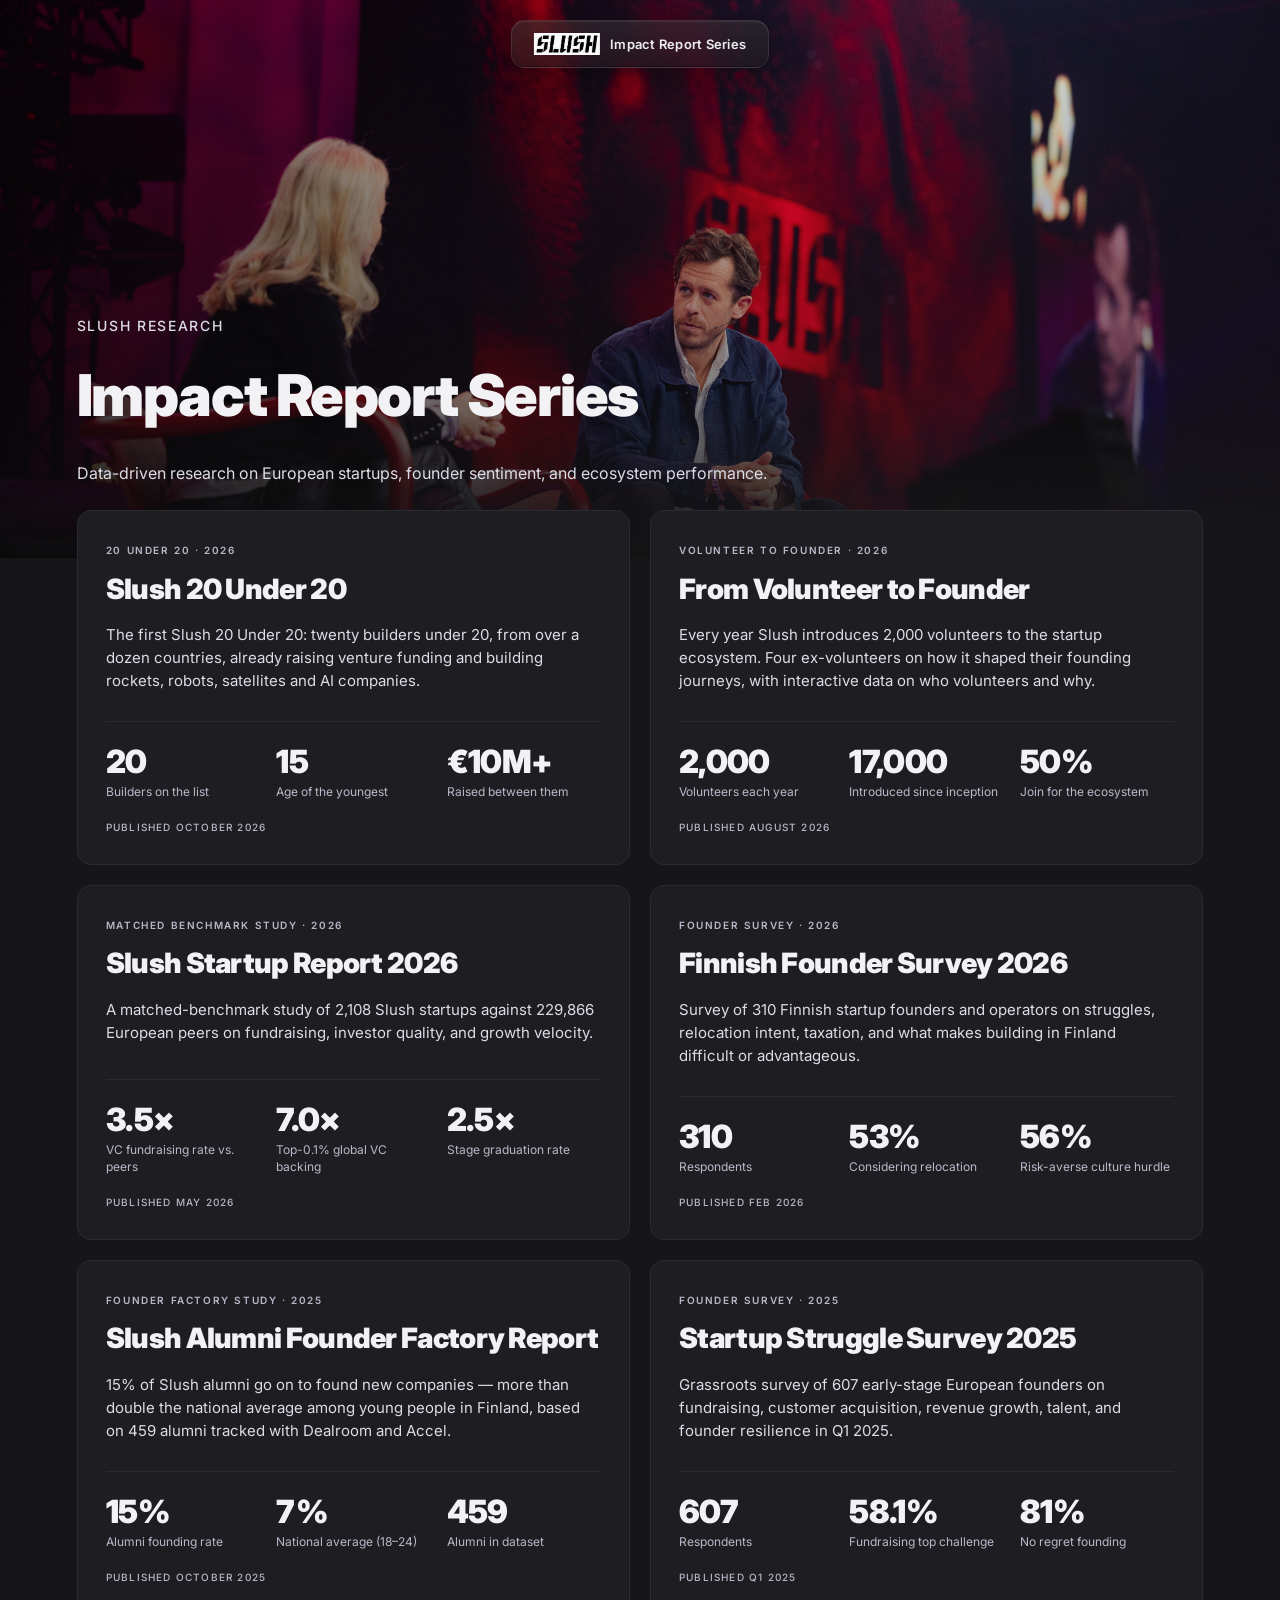
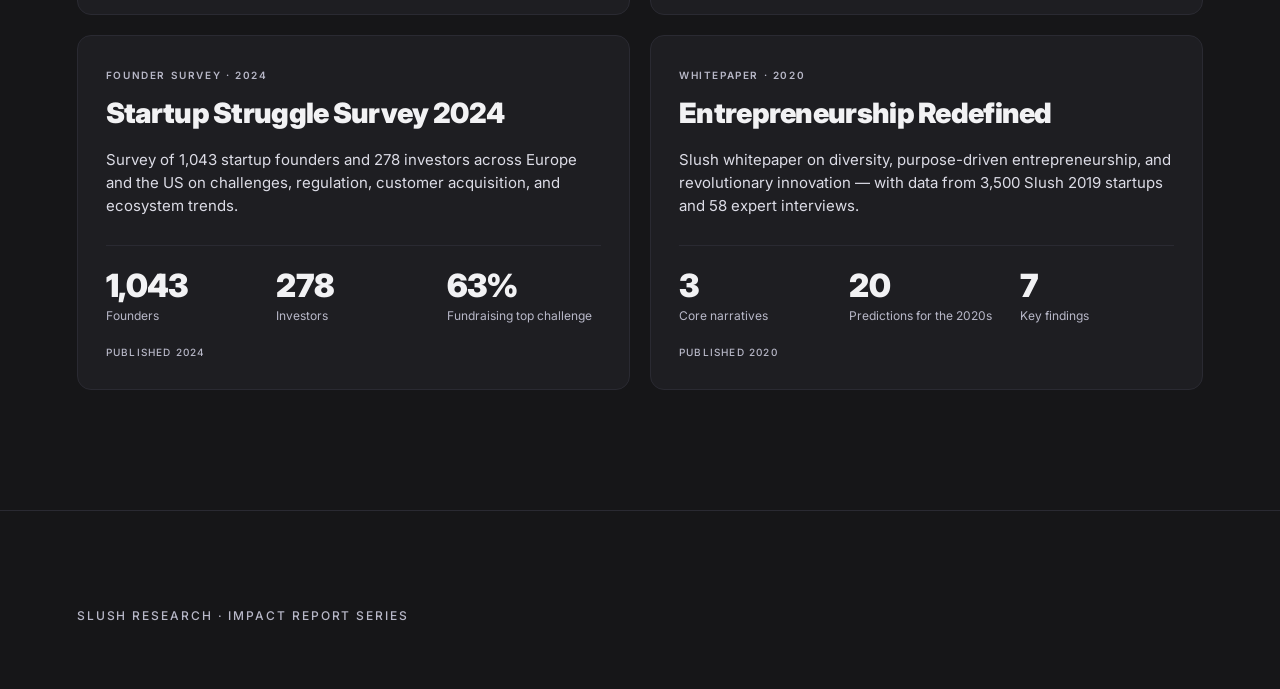
<file: index.html>
<!DOCTYPE html>
<html lang="en">
<head>
  <meta charset="UTF-8">
  <meta name="viewport" content="width=device-width, initial-scale=1.0">
  <title>Slush Impact Report Series</title>
  <meta name="description" content="Slush Impact Report Series — research on European startups, founder surveys, and ecosystem benchmarks.">
  <link rel="canonical" href="https://saturnv-338920.web.app/">
  <meta property="og:type" content="website">
  <meta property="og:site_name" content="Slush Impact Report Series">
  <meta property="og:title" content="Slush Impact Report Series">
  <meta property="og:description" content="Slush Impact Report Series — research on European startups, founder surveys, and ecosystem benchmarks.">
  <meta property="og:url" content="https://saturnv-338920.web.app/">
  <meta property="og:image" content="https://saturnv-338920.web.app/assets/hero-landing.jpg">
  <meta property="og:image:secure_url" content="https://saturnv-338920.web.app/assets/hero-landing.jpg">
  <meta property="og:image:type" content="image/jpeg">
  <meta property="og:image:width" content="2047">
  <meta property="og:image:height" content="1366">
  <meta property="og:image:alt" content="Slush hero visual">
  <meta name="twitter:card" content="summary_large_image">
  <meta name="twitter:title" content="Slush Impact Report Series">
  <meta name="twitter:description" content="Slush Impact Report Series — research on European startups, founder surveys, and ecosystem benchmarks.">
  <meta name="twitter:image" content="https://saturnv-338920.web.app/assets/hero-landing.jpg">
  <meta name="twitter:image:alt" content="Slush hero visual">
  <link rel="apple-touch-icon" href="assets/slush-s-icon.jpeg" />
  <meta name="theme-color" content="#000000" />
  <link rel="icon" type="image/jpeg" href="assets/logo.jpeg" />
  <link rel="shortcut icon" type="image/jpeg" href="assets/logo.jpeg" />

  <link rel="preconnect" href="https://fonts.googleapis.com">
  <link rel="preconnect" href="https://fonts.gstatic.com" crossorigin>
  <link href="https://fonts.googleapis.com/css2?family=Inter:wght@400;500;700;900&display=swap" rel="stylesheet">

  <link rel="stylesheet" href="design-system/slush.css">
  <script src="design-system/nav.js" defer></script>
</head>

<body>

  <nav class="topnav" aria-label="Site navigation">
    <a class="topnav-brand" href="/" aria-label="Slush — Impact Report Series">
      <img class="topnav-logo" src="assets/slush-logo.png" alt="Slush">
      <span>Impact Report Series</span>
    </a>
  </nav>

  <section class="hero hero--compact" id="top" aria-labelledby="hero-title">
    <div class="hero-image hero-image--landing" role="img" aria-label="Slush hero visual"></div>
    <div class="hero-overlay"></div>
    <div class="hero-content">
      <div class="eyebrow">Slush Research</div>
      <h1 id="hero-title">Impact Report Series</h1>
      <div class="hero-meta">
        Data-driven research on European startups, founder sentiment, and ecosystem performance.
      </div>
    </div>
  </section>

  <section class="dashboard-section" aria-labelledby="reports-title">
    <div class="dashboard-inner">
      <h2 id="reports-title" class="visually-hidden">All reports</h2>
      <div class="report-grid">

        <a class="report-card" href="slush-20u20-2026.html">
          <div class="report-card-eyebrow">20 Under 20 · 2026</div>
          <h3 class="report-card-title">Slush 20 Under 20</h3>
          <p class="report-card-desc">
            The first Slush 20 Under 20: twenty builders under 20, from over a dozen countries, already raising venture funding and building rockets, robots, satellites and AI companies.
          </p>
          <div class="report-card-stats">
            <div>
              <div class="report-card-stat-num">20</div>
              <div class="report-card-stat-label">Builders on the list</div>
            </div>
            <div>
              <div class="report-card-stat-num">15</div>
              <div class="report-card-stat-label">Age of the youngest</div>
            </div>
            <div>
              <div class="report-card-stat-num">€10M+</div>
              <div class="report-card-stat-label">Raised between them</div>
            </div>
          </div>
          <div class="report-card-meta">Published October 2026</div>
        </a>

        <a class="report-card" href="slush-volunteer-report-2026.html">
          <div class="report-card-eyebrow">Volunteer to founder · 2026</div>
          <h3 class="report-card-title">From Volunteer to Founder</h3>
          <p class="report-card-desc">
            Every year Slush introduces 2,000 volunteers to the startup ecosystem. Four ex-volunteers on how it shaped their founding journeys, with interactive data on who volunteers and why.
          </p>
          <div class="report-card-stats">
            <div>
              <div class="report-card-stat-num">2,000</div>
              <div class="report-card-stat-label">Volunteers each year</div>
            </div>
            <div>
              <div class="report-card-stat-num">17,000</div>
              <div class="report-card-stat-label">Introduced since inception</div>
            </div>
            <div>
              <div class="report-card-stat-num">50%</div>
              <div class="report-card-stat-label">Join for the ecosystem</div>
            </div>
          </div>
          <div class="report-card-meta">Published August 2026</div>
        </a>

        <a class="report-card" href="startup-report-2026.html">
          <div class="report-card-eyebrow">Matched benchmark study · 2026</div>
          <h3 class="report-card-title">Slush Startup Report 2026</h3>
          <p class="report-card-desc">
            A matched-benchmark study of 2,108 Slush startups against 229,866 European peers on fundraising, investor quality, and growth velocity.
          </p>
          <div class="report-card-stats">
            <div>
              <div class="report-card-stat-num">3.5×</div>
              <div class="report-card-stat-label">VC fundraising rate vs. peers</div>
            </div>
            <div>
              <div class="report-card-stat-num">7.0×</div>
              <div class="report-card-stat-label">Top-0.1% global VC backing</div>
            </div>
            <div>
              <div class="report-card-stat-num">2.5×</div>
              <div class="report-card-stat-label">Stage graduation rate</div>
            </div>
          </div>
          <div class="report-card-meta">Published May 2026</div>
        </a>
        <a class="report-card" href="finnish-founder-survey-2026.html">
          <div class="report-card-eyebrow">Founder survey · 2026</div>
          <h3 class="report-card-title">Finnish Founder Survey 2026</h3>
          <p class="report-card-desc">
            Survey of 310 Finnish startup founders and operators on struggles, relocation intent, taxation, and what makes building in Finland difficult or advantageous.
          </p>
          <div class="report-card-stats">
            <div>
              <div class="report-card-stat-num">310</div>
              <div class="report-card-stat-label">Respondents</div>
            </div>
            <div>
              <div class="report-card-stat-num">53%</div>
              <div class="report-card-stat-label">Considering relocation</div>
            </div>
            <div>
              <div class="report-card-stat-num">56%</div>
              <div class="report-card-stat-label">Risk-averse culture hurdle</div>
            </div>
          </div>
          <div class="report-card-meta">Published Feb 2026</div>
        </a>

        <a class="report-card" href="slush-founder-factory-report-2025.html">
          <div class="report-card-eyebrow">Founder factory study · 2025</div>
          <h3 class="report-card-title">Slush Alumni Founder Factory Report</h3>
          <p class="report-card-desc">
            15% of Slush alumni go on to found new companies — more than double the national average among young people in Finland, based on 459 alumni tracked with Dealroom and Accel.
          </p>
          <div class="report-card-stats">
            <div>
              <div class="report-card-stat-num">15%</div>
              <div class="report-card-stat-label">Alumni founding rate</div>
            </div>
            <div>
              <div class="report-card-stat-num">7%</div>
              <div class="report-card-stat-label">National average (18–24)</div>
            </div>
            <div>
              <div class="report-card-stat-num">459</div>
              <div class="report-card-stat-label">Alumni in dataset</div>
            </div>
          </div>
          <div class="report-card-meta">Published October 2025</div>
        </a>

        <a class="report-card" href="startup-struggle-survey-2025.html">
          <div class="report-card-eyebrow">Founder survey · 2025</div>
          <h3 class="report-card-title">Startup Struggle Survey 2025</h3>
          <p class="report-card-desc">
            Grassroots survey of 607 early-stage European founders on fundraising, customer acquisition, revenue growth, talent, and founder resilience in Q1 2025.
          </p>
          <div class="report-card-stats">
            <div>
              <div class="report-card-stat-num">607</div>
              <div class="report-card-stat-label">Respondents</div>
            </div>
            <div>
              <div class="report-card-stat-num">58.1%</div>
              <div class="report-card-stat-label">Fundraising top challenge</div>
            </div>
            <div>
              <div class="report-card-stat-num">81%</div>
              <div class="report-card-stat-label">No regret founding</div>
            </div>
          </div>
          <div class="report-card-meta">Published Q1 2025</div>
        </a>

        <a class="report-card" href="startup-struggle-survey-2024.html">
          <div class="report-card-eyebrow">Founder survey · 2024</div>
          <h3 class="report-card-title">Startup Struggle Survey 2024</h3>
          <p class="report-card-desc">
            Survey of 1,043 startup founders and 278 investors across Europe and the US on challenges, regulation, customer acquisition, and ecosystem trends.
          </p>
          <div class="report-card-stats">
            <div>
              <div class="report-card-stat-num">1,043</div>
              <div class="report-card-stat-label">Founders</div>
            </div>
            <div>
              <div class="report-card-stat-num">278</div>
              <div class="report-card-stat-label">Investors</div>
            </div>
            <div>
              <div class="report-card-stat-num">63%</div>
              <div class="report-card-stat-label">Fundraising top challenge</div>
            </div>
          </div>
          <div class="report-card-meta">Published 2024</div>
        </a>
        
        <a class="report-card" href="entrepreneurship-redefined-2020.html">
          <div class="report-card-eyebrow">Whitepaper · 2020</div>
          <h3 class="report-card-title">Entrepreneurship Redefined</h3>
          <p class="report-card-desc">
            Slush whitepaper on diversity, purpose-driven entrepreneurship, and revolutionary innovation — with data from 3,500 Slush 2019 startups and 58 expert interviews.
          </p>
          <div class="report-card-stats">
            <div>
              <div class="report-card-stat-num">3</div>
              <div class="report-card-stat-label">Core narratives</div>
            </div>
            <div>
              <div class="report-card-stat-num">20</div>
              <div class="report-card-stat-label">Predictions for the 2020s</div>
            </div>
            <div>
              <div class="report-card-stat-num">7</div>
              <div class="report-card-stat-label">Key findings</div>
            </div>
          </div>
          <div class="report-card-meta">Published 2020</div>
        </a>
      </div>
    </div>
  </section>

  <footer>
    Slush Research · Impact Report Series
  </footer>

</body>
</html>
</file>
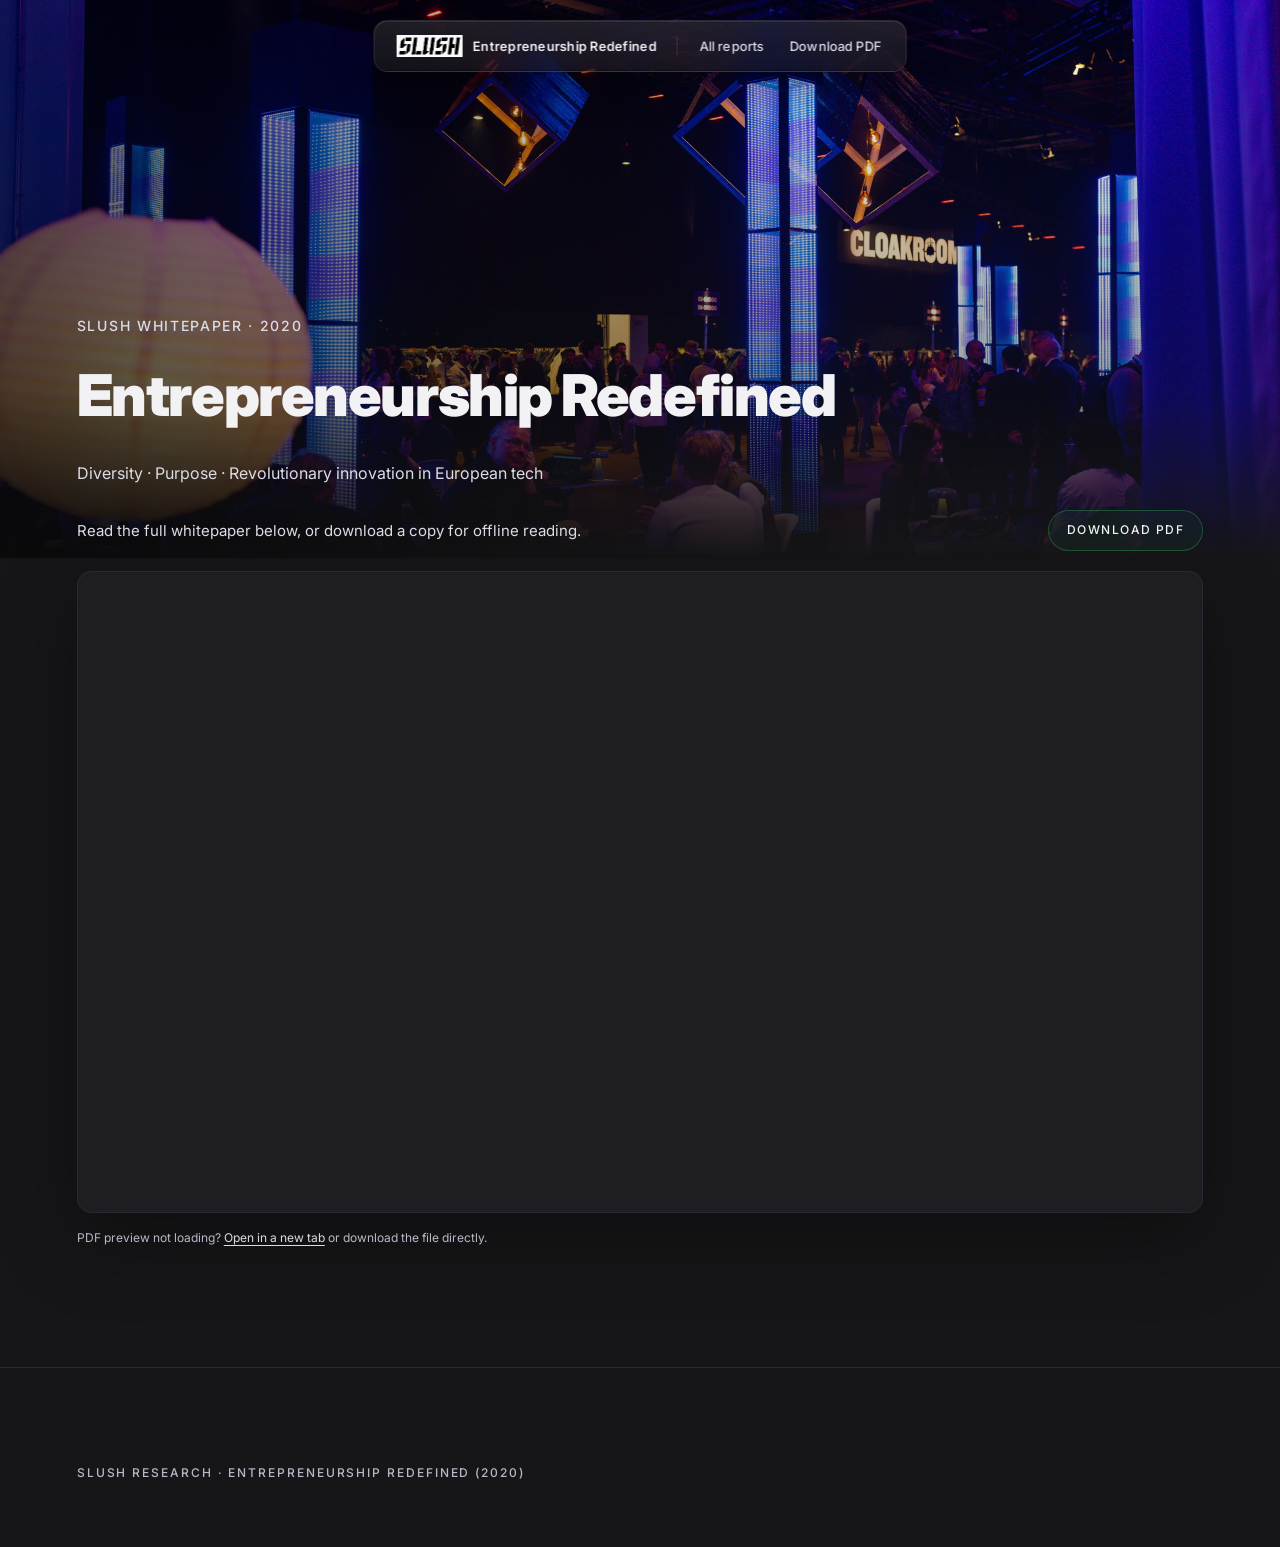
<file: entrepreneurship-redefined-2020.html>
<!DOCTYPE html>
<html lang="en">
<head>
  <meta charset="UTF-8">
  <meta name="viewport" content="width=device-width, initial-scale=1.0">
  <title>Entrepreneurship Redefined — Slush 2020</title>
  <meta name="description" content="Slush whitepaper on diversity, purpose-driven entrepreneurship, and revolutionary innovation in European tech.">
  <link rel="canonical" href="https://saturnv-338920.web.app/entrepreneurship-redefined-2020.html">
  <meta property="og:type" content="website">
  <meta property="og:site_name" content="Slush Impact Report Series">
  <meta property="og:title" content="Entrepreneurship Redefined — Slush 2020">
  <meta property="og:description" content="Slush whitepaper on diversity, purpose-driven entrepreneurship, and revolutionary innovation in European tech.">
  <meta property="og:url" content="https://saturnv-338920.web.app/entrepreneurship-redefined-2020.html">
  <meta property="og:image" content="https://saturnv-338920.web.app/assets/hero-entrepreneurship-redefined-2020.jpg">
  <meta property="og:image:secure_url" content="https://saturnv-338920.web.app/assets/hero-entrepreneurship-redefined-2020.jpg">
  <meta property="og:image:type" content="image/jpeg">
  <meta property="og:image:width" content="2047">
  <meta property="og:image:height" content="1366">
  <meta property="og:image:alt" content="Slush hero visual">
  <meta name="twitter:card" content="summary_large_image">
  <meta name="twitter:title" content="Entrepreneurship Redefined — Slush 2020">
  <meta name="twitter:description" content="Slush whitepaper on diversity, purpose-driven entrepreneurship, and revolutionary innovation in European tech.">
  <meta name="twitter:image" content="https://saturnv-338920.web.app/assets/hero-entrepreneurship-redefined-2020.jpg">
  <meta name="twitter:image:alt" content="Slush hero visual">
  <link rel="apple-touch-icon" href="assets/slush-s-icon.jpeg" />
  <meta name="theme-color" content="#000000" />
  <link rel="icon" type="image/jpeg" href="assets/logo.jpeg" />
  <link rel="shortcut icon" type="image/jpeg" href="assets/logo.jpeg" />

  <link rel="preconnect" href="https://fonts.googleapis.com">
  <link rel="preconnect" href="https://fonts.gstatic.com" crossorigin>
  <link href="https://fonts.googleapis.com/css2?family=Inter:wght@400;500;700;900&display=swap" rel="stylesheet">

  <link rel="stylesheet" href="design-system/slush.css">
  <script src="design-system/nav.js" defer></script>
</head>

<body>

  <nav class="topnav" aria-label="Report navigation">
    <a class="topnav-brand" href="/" aria-label="Slush — Impact Report Series">
      <img class="topnav-logo" src="assets/slush-logo.png" alt="Slush">
      <span>Entrepreneurship Redefined</span>
    </a>
    <span class="topnav-divider" aria-hidden="true"></span>
    <ul class="topnav-links">
      <li><a href="/">All reports</a></li>
      <li><a href="Entrepreneurship-Redefined-Slush-2020.pdf" download>Download PDF</a></li>
    </ul>
  </nav>

  <section class="hero hero--compact" id="top" aria-labelledby="hero-title">
    <div class="hero-image hero-image--entrepreneurship-redefined-2020" role="img" aria-label="Slush hero visual"></div>
    <div class="hero-overlay"></div>
    <div class="hero-content">
      <div class="eyebrow">Slush Whitepaper · 2020</div>
      <h1 id="hero-title">Entrepreneurship Redefined</h1>
      <div class="hero-meta">
        Diversity · Purpose · Revolutionary innovation in European tech
      </div>
    </div>
  </section>

  <section class="pdf-section" aria-label="Whitepaper PDF">
    <div class="pdf-section-inner">
      <div class="pdf-toolbar">
        <p class="pdf-toolbar-desc">
          Read the full whitepaper below, or download a copy for offline reading.
        </p>
        <a class="pdf-download-btn" href="Entrepreneurship-Redefined-Slush-2020.pdf" download>
          Download PDF
        </a>
      </div>

      <div class="pdf-viewer">
        <iframe
          src="Entrepreneurship-Redefined-Slush-2020.pdf"
          title="Entrepreneurship Redefined — Slush 2020 whitepaper"
          loading="lazy"
        ></iframe>
      </div>

      <p class="pdf-fallback">
        PDF preview not loading?
        <a href="Entrepreneurship-Redefined-Slush-2020.pdf" target="_blank" rel="noopener">Open in a new tab</a>
        or download the file directly.
      </p>
    </div>
  </section>

  <footer>
    Slush Research · Entrepreneurship Redefined (2020)
  </footer>

</body>
</html>
</file>
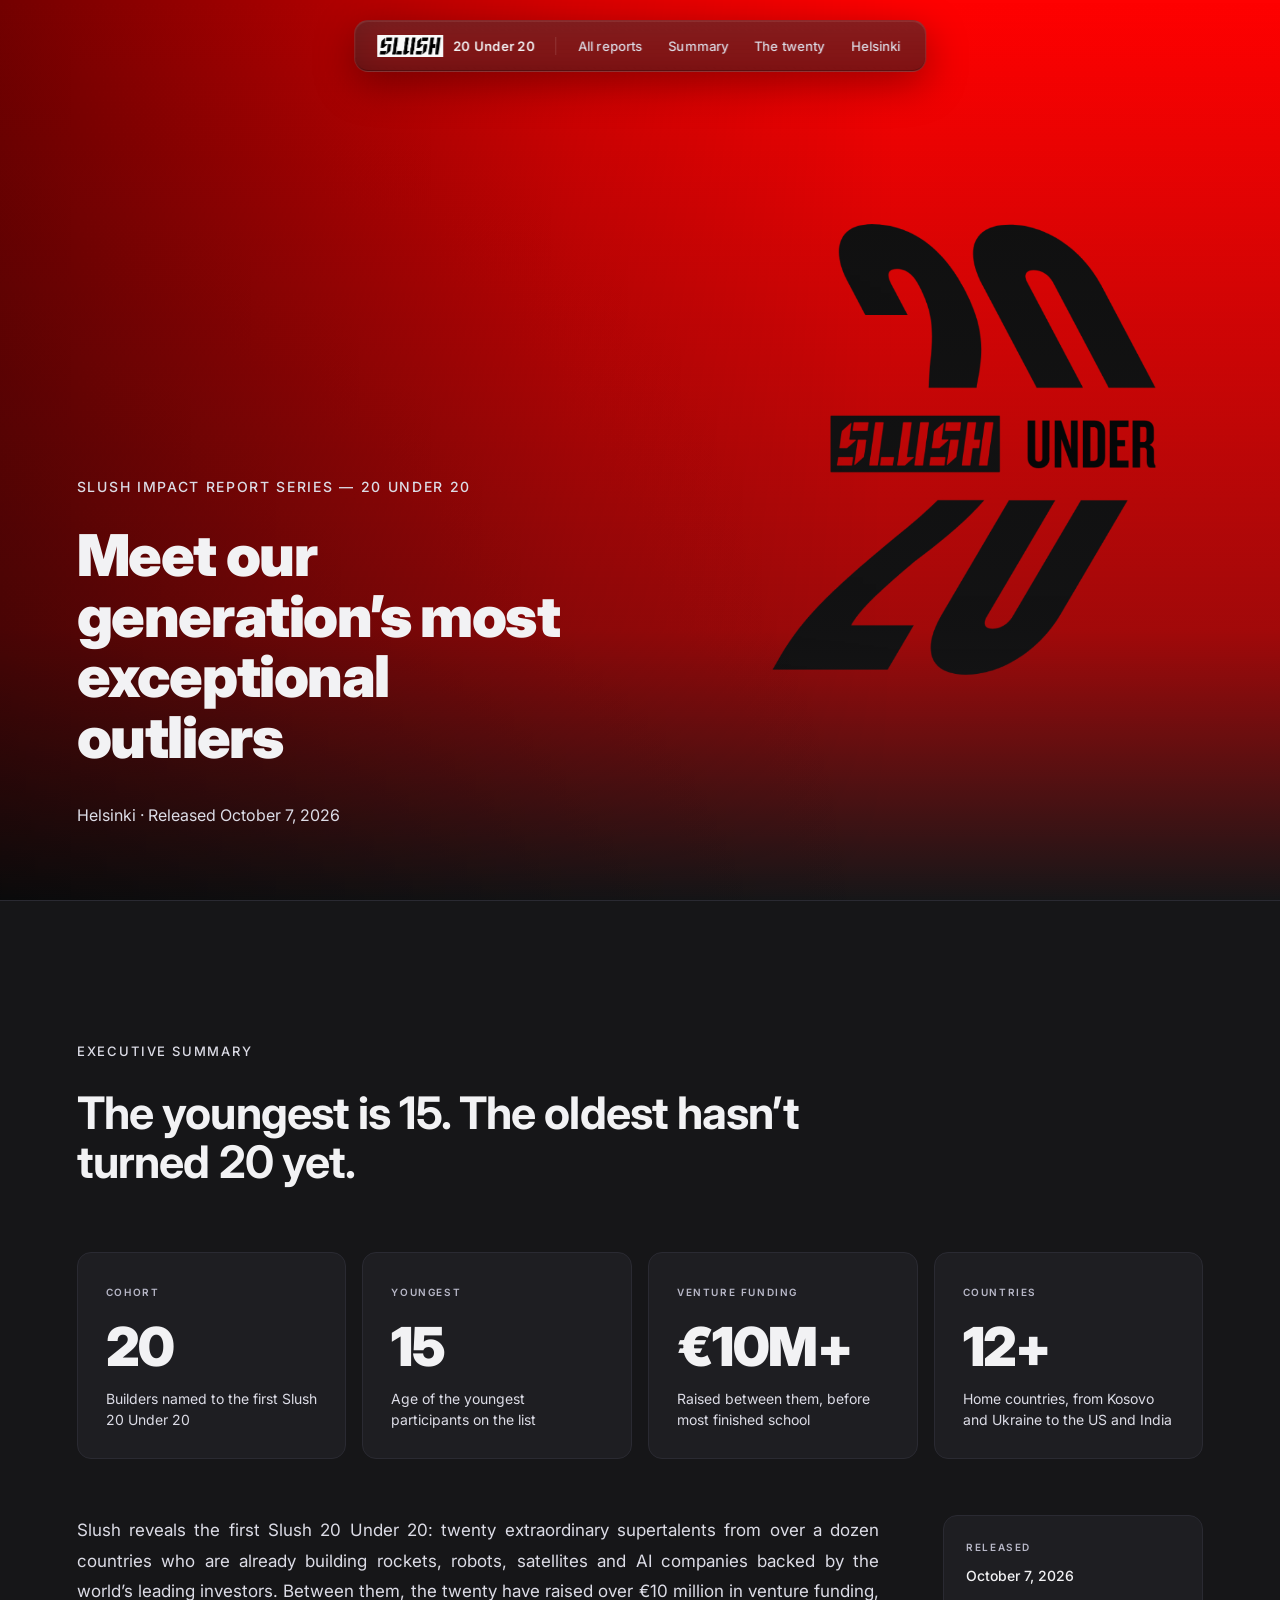
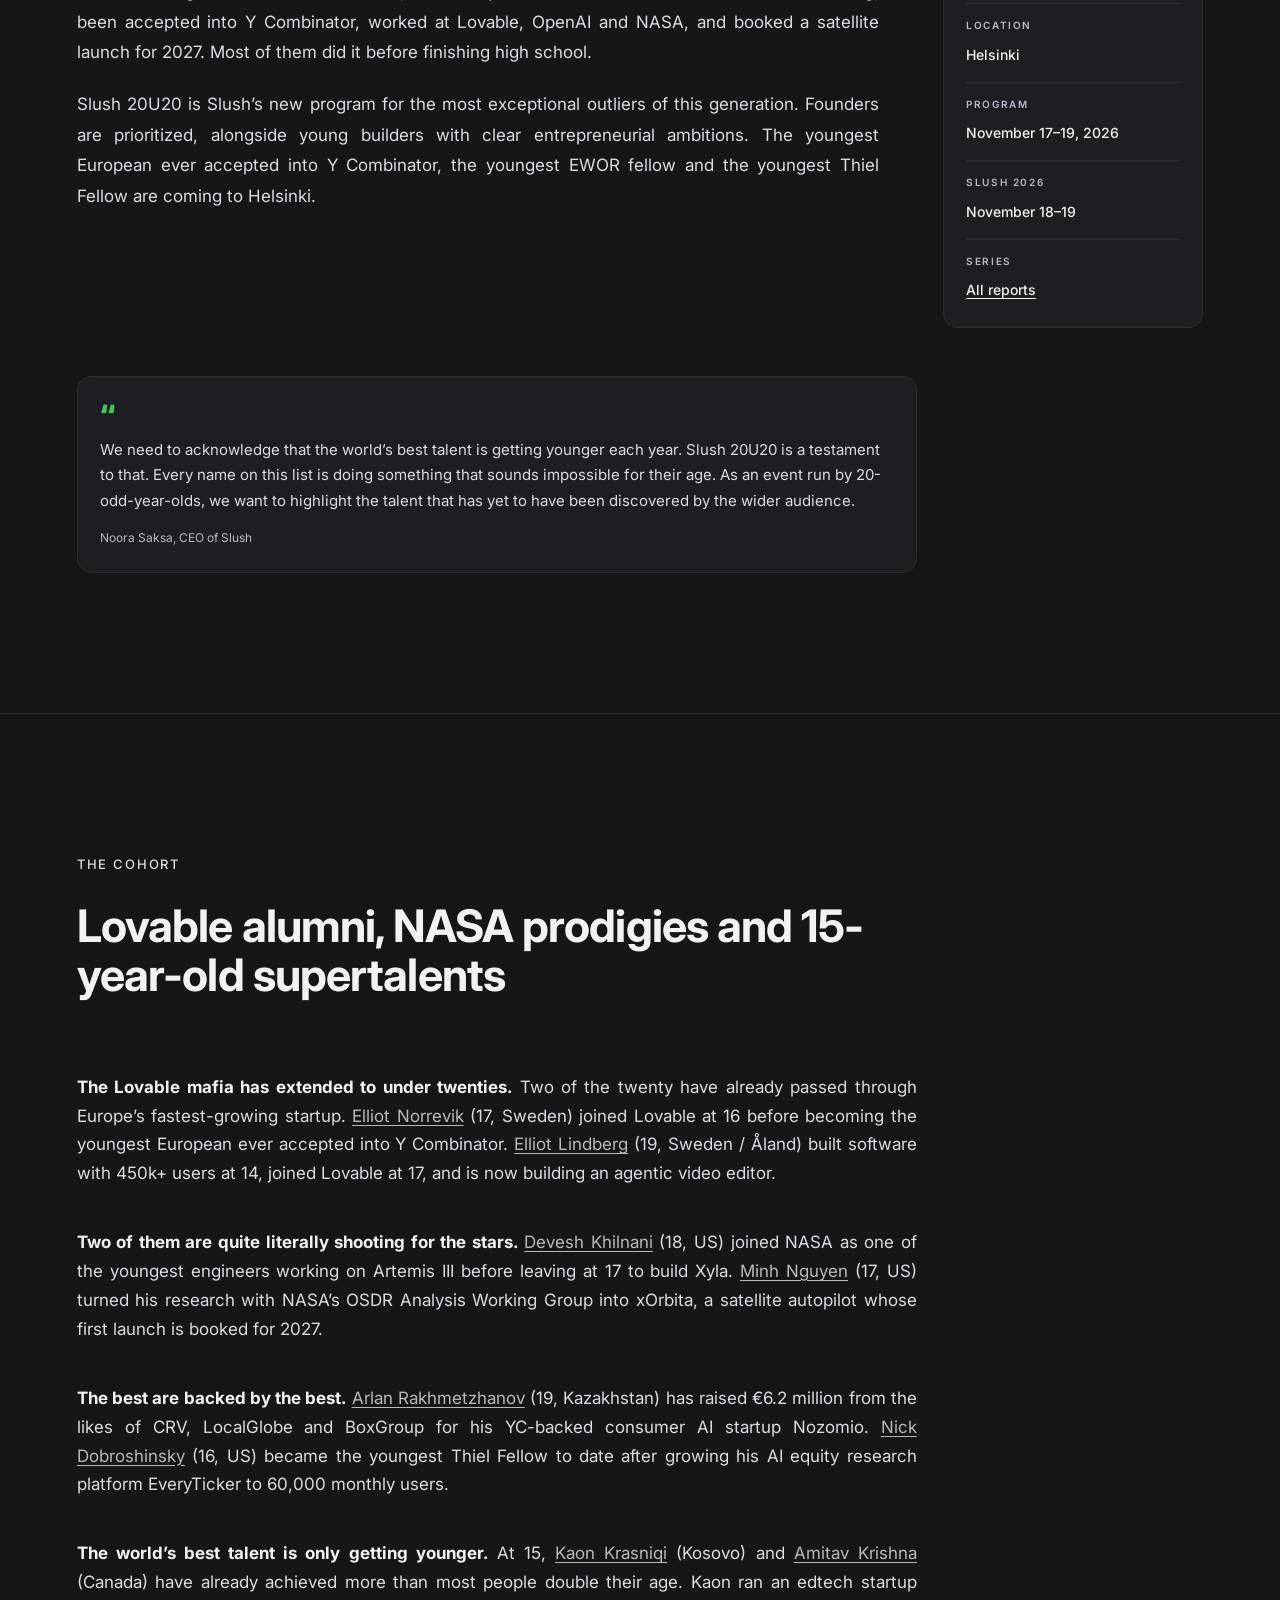
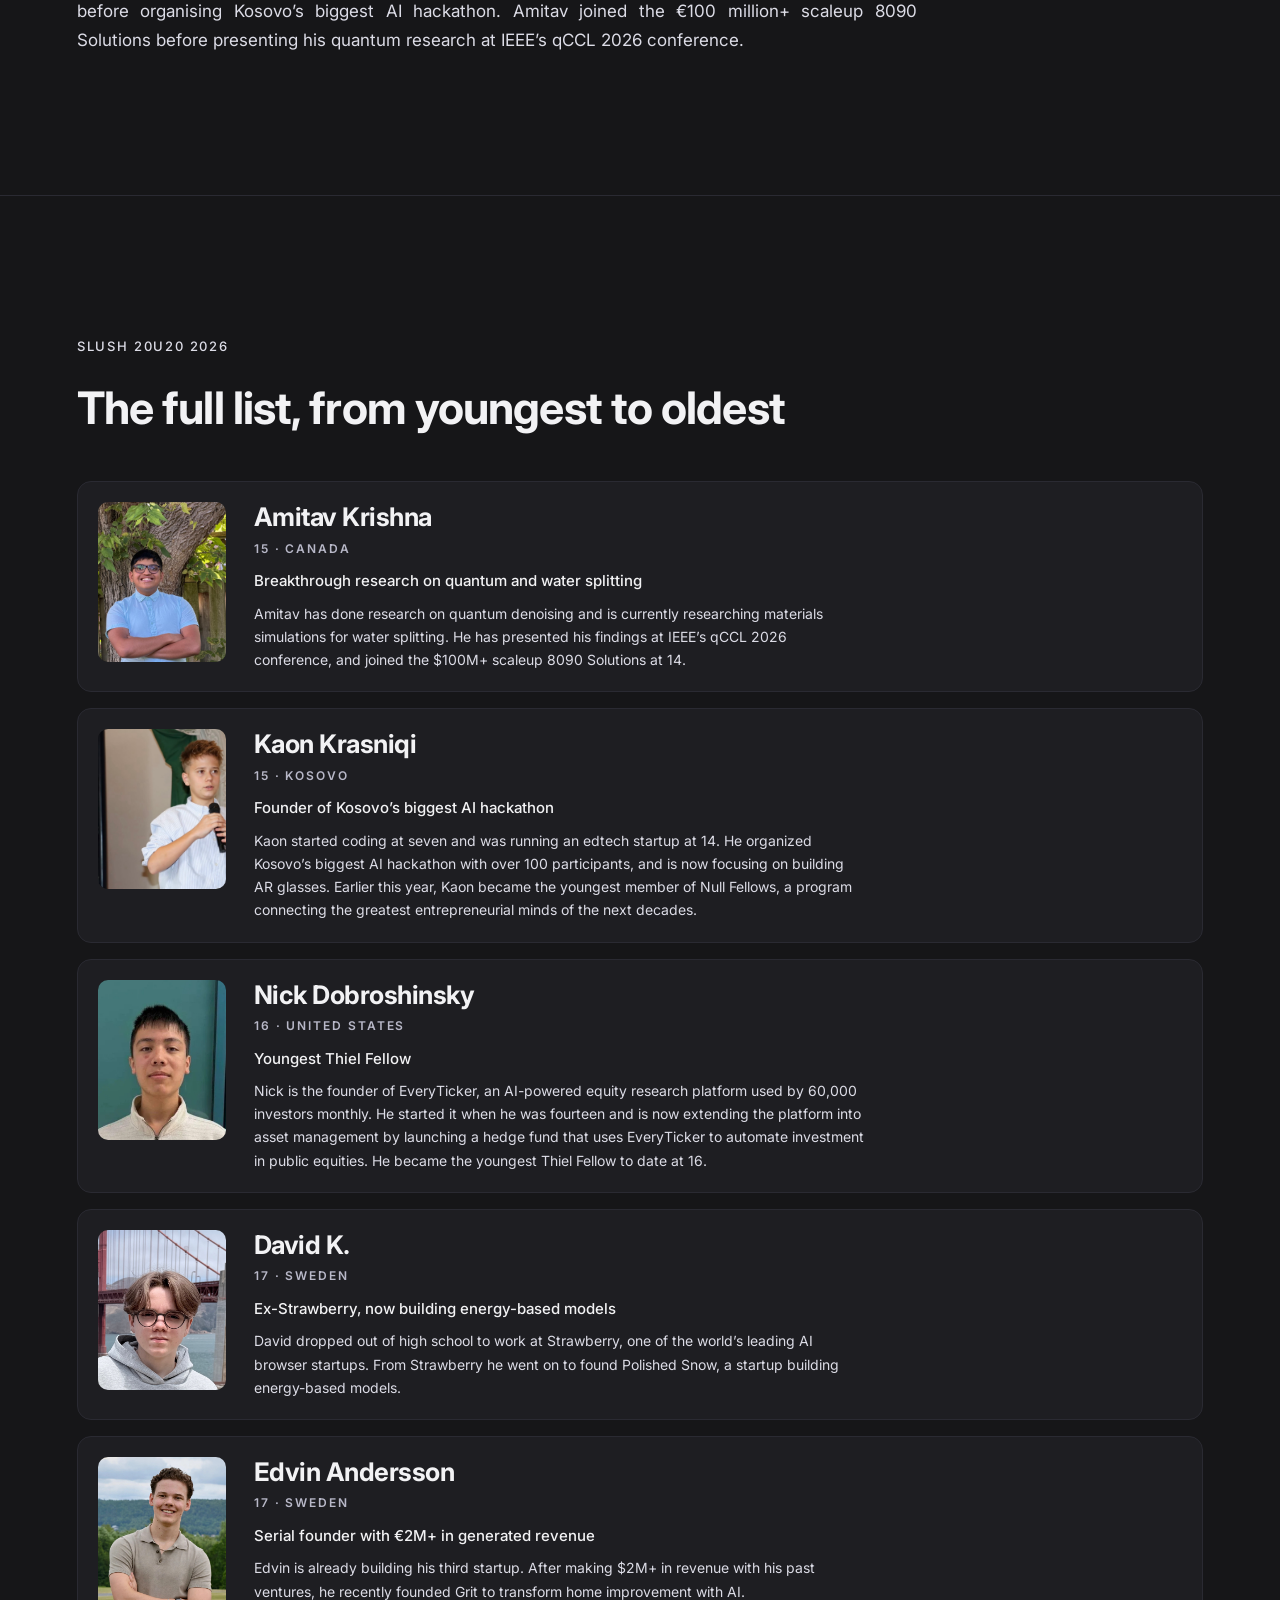
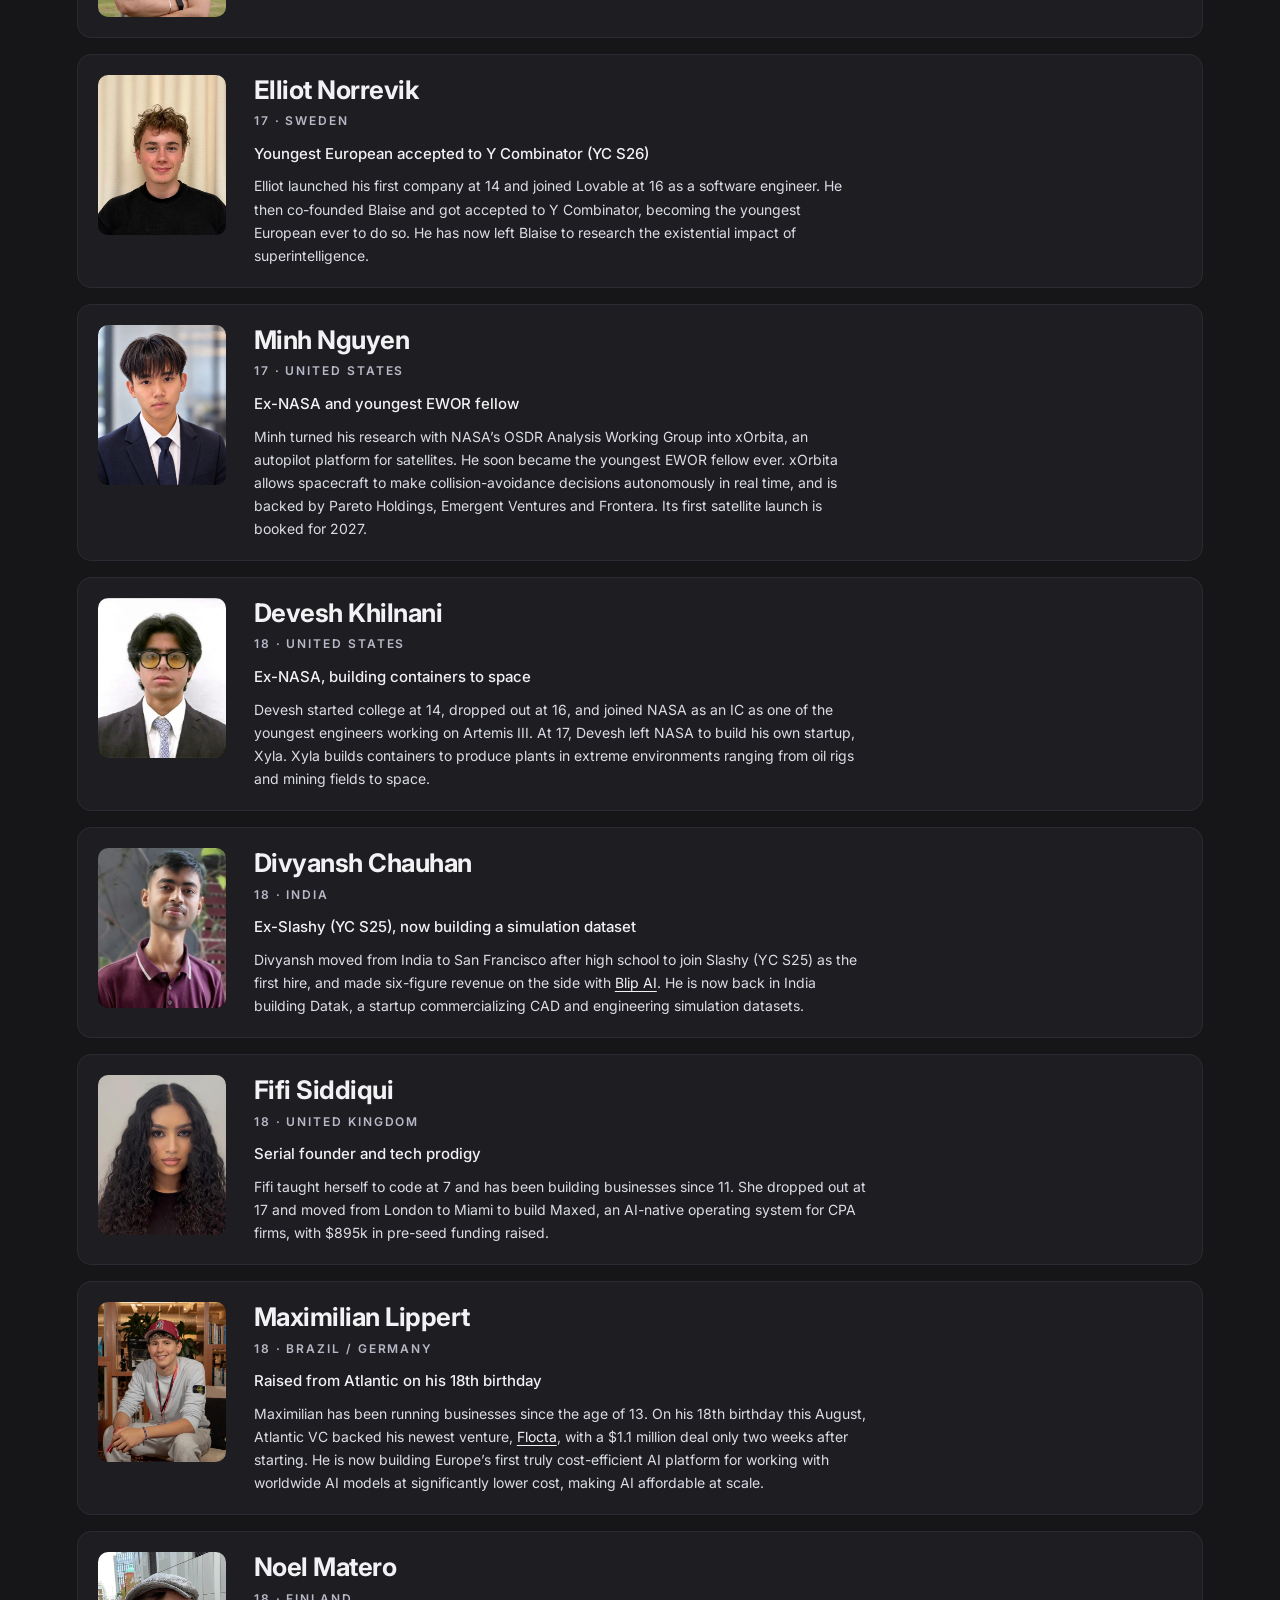
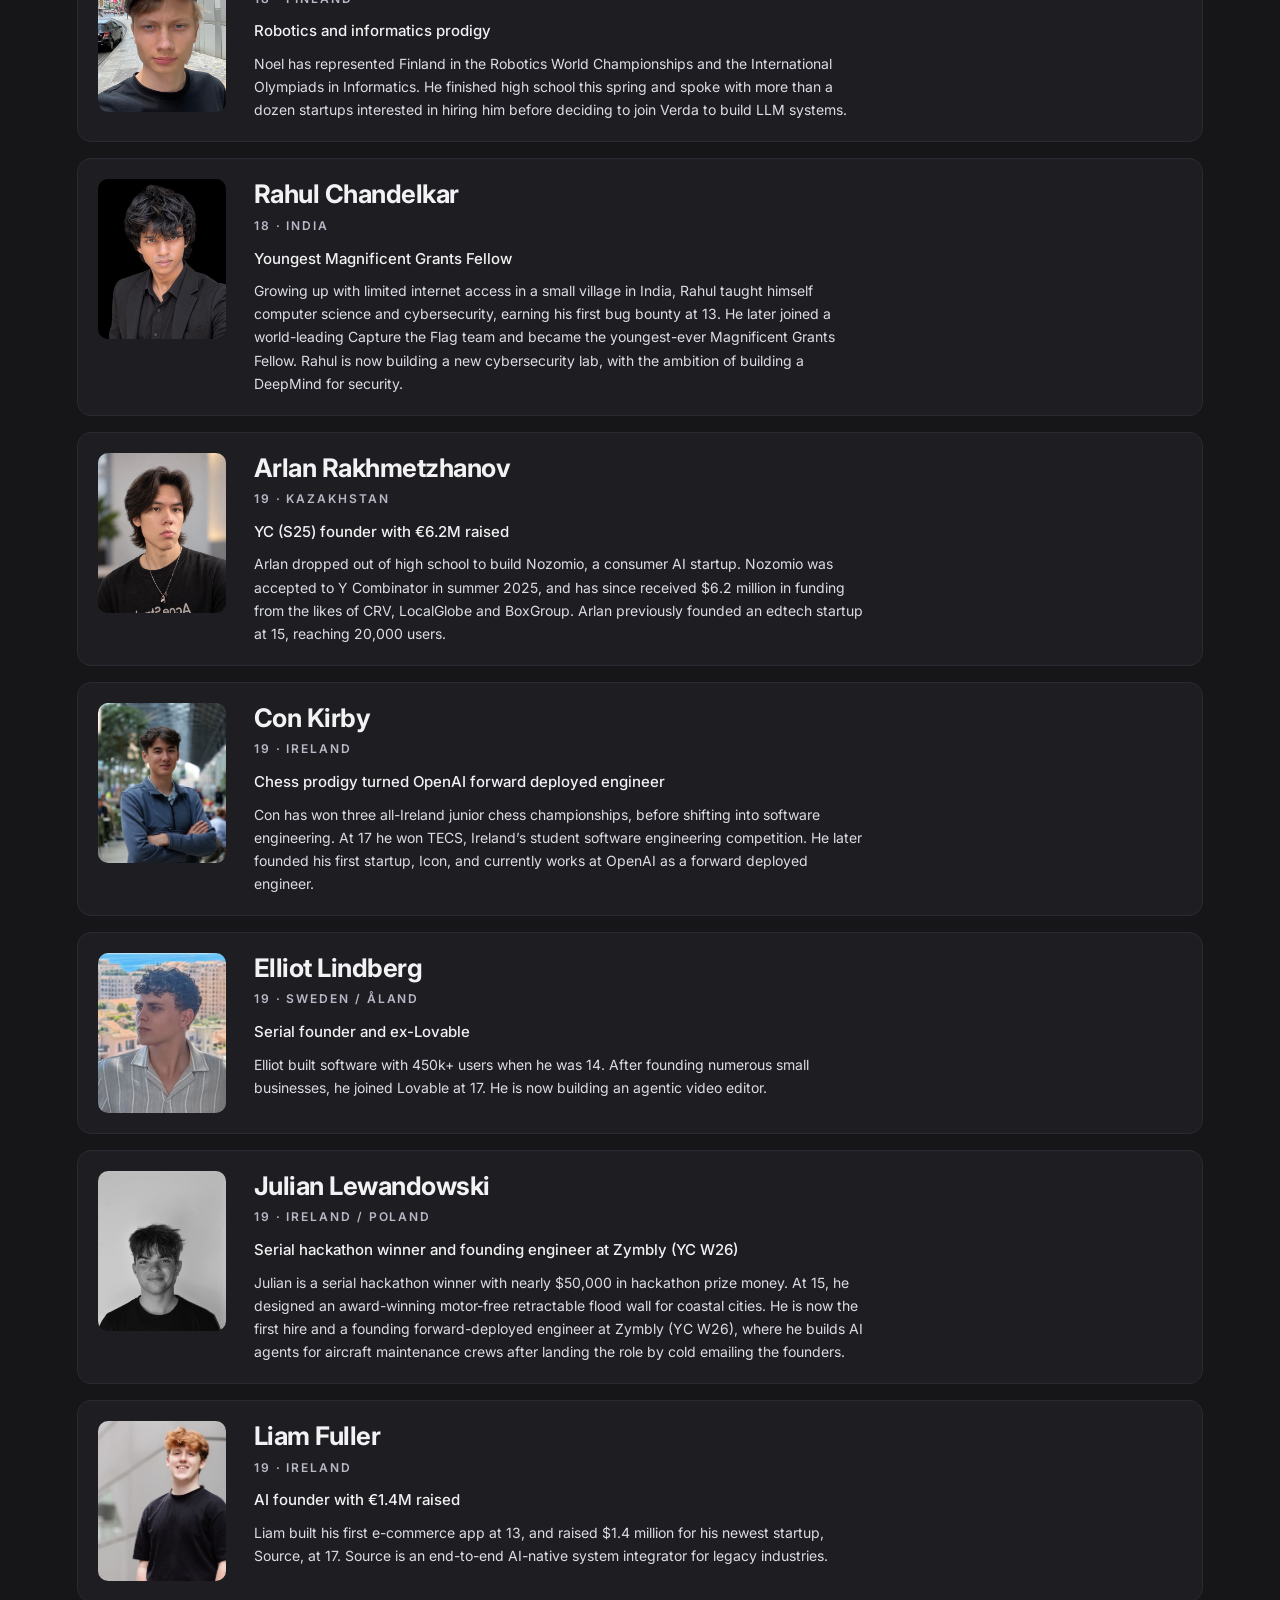
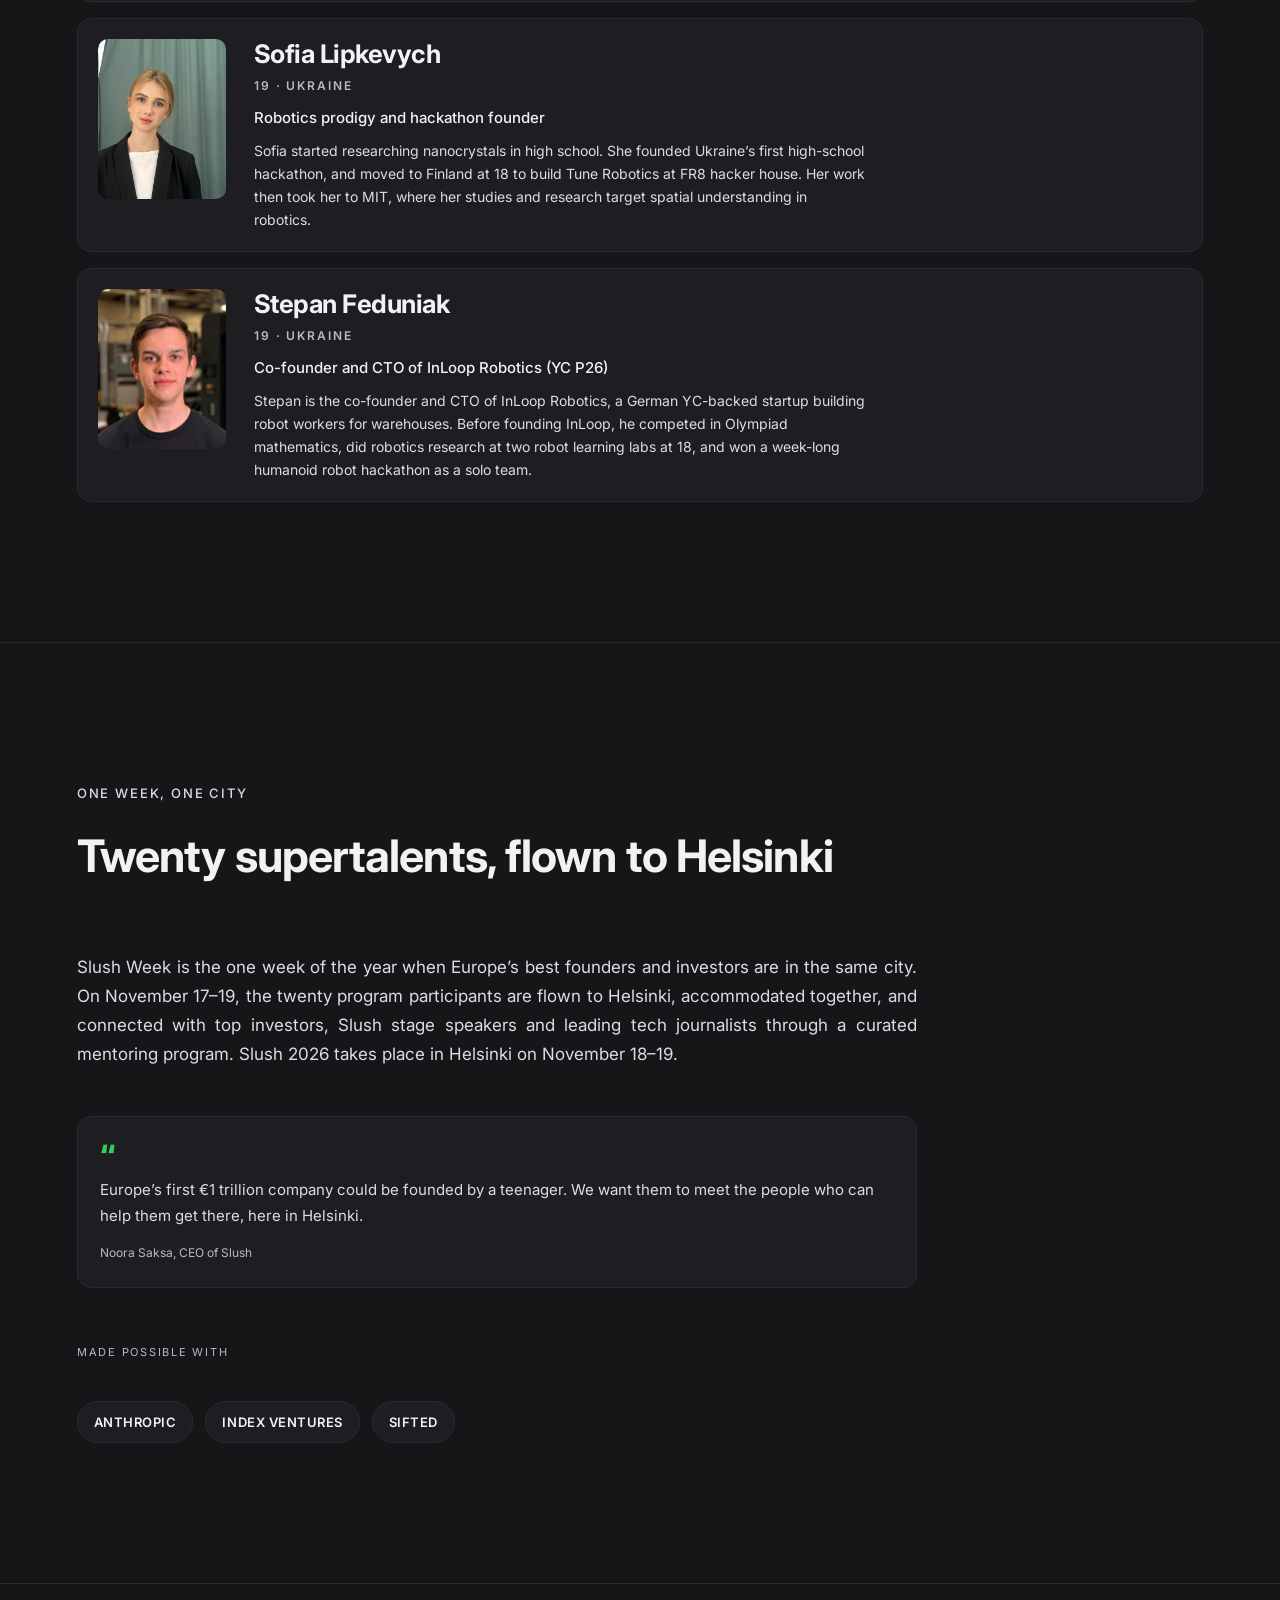
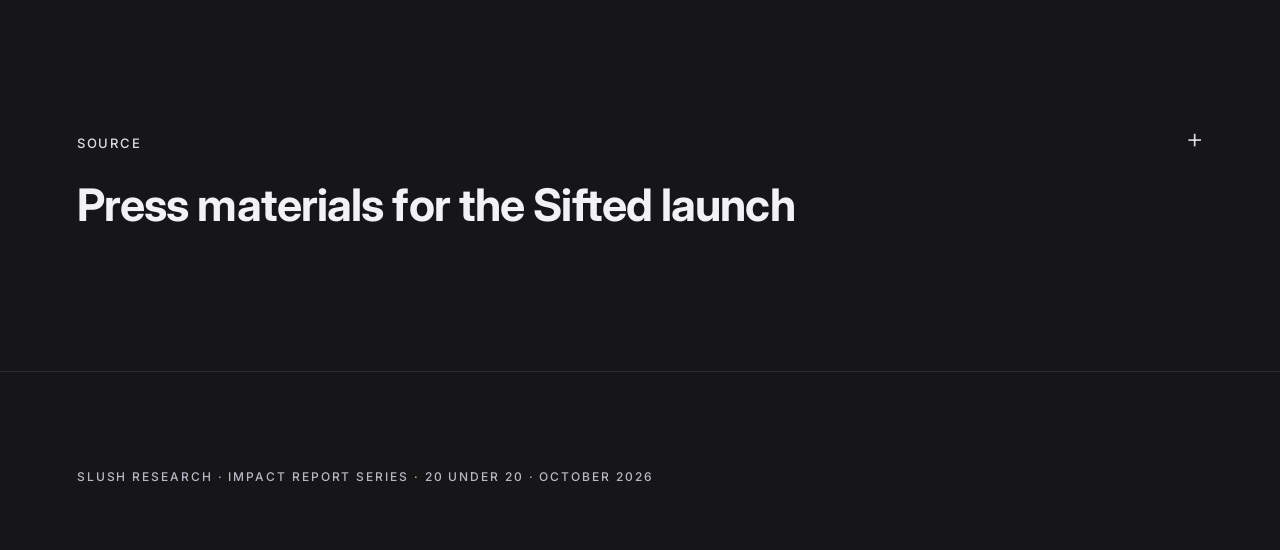
<file: slush-20u20-2026.html>
<!DOCTYPE html>
<html lang="en">
<head>
  <meta charset="UTF-8">
  <meta name="viewport" content="width=device-width, initial-scale=1.0">
  <title>Slush 20 Under 20 — Slush Impact Report Series</title>
  <meta name="description" content="Slush reveals the first Slush 20 Under 20: twenty builders under 20, from over a dozen countries, who have already raised venture funding, joined Y Combinator, and worked at Lovable, OpenAI and NASA.">
  <link rel="canonical" href="https://saturnv-338920.web.app/slush-20u20-2026.html">
  <meta property="og:type" content="website">
  <meta property="og:site_name" content="Slush Impact Report Series">
  <meta property="og:title" content="Slush 20 Under 20 — Slush Impact Report Series">
  <meta property="og:description" content="Slush reveals the first Slush 20 Under 20: twenty builders under 20, from over a dozen countries, who have already raised venture funding, joined Y Combinator, and worked at Lovable, OpenAI and NASA.">
  <meta property="og:url" content="https://saturnv-338920.web.app/slush-20u20-2026.html">
  <meta property="og:image" content="https://saturnv-338920.web.app/assets/hero-20u20-2026.png">
  <meta property="og:image:secure_url" content="https://saturnv-338920.web.app/assets/hero-20u20-2026.png">
  <meta property="og:image:type" content="image/png">
  <meta property="og:image:width" content="2048">
  <meta property="og:image:height" content="1365">
  <meta property="og:image:alt" content="Slush 20 Under 20 mark on red">
  <meta name="twitter:card" content="summary_large_image">
  <meta name="twitter:title" content="Slush 20 Under 20 — Slush Impact Report Series">
  <meta name="twitter:description" content="Slush reveals the first Slush 20 Under 20: twenty builders under 20, from over a dozen countries, who have already raised venture funding, joined Y Combinator, and worked at Lovable, OpenAI and NASA.">
  <meta name="twitter:image" content="https://saturnv-338920.web.app/assets/hero-20u20-2026.png">
  <meta name="twitter:image:alt" content="Slush 20 Under 20 mark on red">
  <link rel="apple-touch-icon" href="assets/slush-s-icon.jpeg" />
  <meta name="theme-color" content="#000000" />
  <link rel="icon" type="image/jpeg" href="assets/logo.jpeg" />
  <link rel="shortcut icon" type="image/jpeg" href="assets/logo.jpeg" />

  <link rel="preconnect" href="https://fonts.googleapis.com">
  <link rel="preconnect" href="https://fonts.gstatic.com" crossorigin>
  <link href="https://fonts.googleapis.com/css2?family=Inter:wght@400;500;700;900&display=swap" rel="stylesheet">

  <link rel="stylesheet" href="design-system/slush.css">
  <script src="design-system/nav.js" defer></script>
  <style>
    .hero-image--20u20 {
      background-color: #ff0101;
      background-image: url("assets/S20U20%20media%20kit/s20_hero1.png");
      background-position: center center;
    }
    .hero--20u20 h1 { max-width: 13ch; }

    .talent-list {
      margin-top: 48px;
      display: flex;
      flex-direction: column;
      gap: 16px;
    }
    .talent {
      display: grid;
      grid-template-columns: 128px 1fr;
      gap: 28px;
      align-items: start;
      padding: 20px;
      background: var(--surface-bg);
      border: 1px solid var(--surface-border);
      border-radius: var(--surface-radius);
    }
    .talent-photo {
      width: 128px;
      height: 160px;
      object-fit: cover;
      object-position: center 18%;
      border-radius: 10px;
      background: #111;
      display: block;
    }
    .talent h3 {
      font-family: var(--font-heading);
      font-weight: var(--weight-bold);
      font-size: clamp(20px, 2vw, 26px);
      letter-spacing: -0.02em;
      line-height: 1.15;
      color: var(--fg);
    }
    .talent h3 a {
      color: inherit;
      text-decoration: none;
    }
    .talent h3 a:hover { text-decoration: underline; text-underline-offset: 3px; }
    .talent-meta {
      margin-top: 8px;
      font-family: var(--font-heading);
      font-size: 12px;
      font-weight: var(--weight-semibold);
      letter-spacing: var(--tracking-caps);
      text-transform: uppercase;
      color: var(--fg-dim);
    }
    .talent-known {
      margin-top: 12px;
      font-size: var(--text-md);
      font-weight: var(--weight-medium);
      line-height: 1.45;
      color: var(--fg);
    }
    .talent-bio {
      margin-top: 10px;
      max-width: 68ch;
      font-size: var(--text-base);
      line-height: 1.65;
      color: var(--fg-muted);
    }
    .talent-bio a { color: var(--fg); }

    .partner-row {
      margin-top: 40px;
      display: flex;
      flex-wrap: wrap;
      gap: 12px;
    }
    .partner-row span {
      padding: 10px 16px;
      border: 1px solid var(--surface-border);
      border-radius: 999px;
      background: var(--surface-bg);
      font-family: var(--font-heading);
      font-size: 13px;
      font-weight: var(--weight-semibold);
      letter-spacing: 0.04em;
      text-transform: uppercase;
      color: var(--fg);
    }

    @media (max-width: 800px) {
      .hero-image--20u20 {
        background-size: auto 52%;
        background-position: 80% 0;
        background-repeat: no-repeat;
      }
      .hero--20u20 .eyebrow { max-width: 22ch; }
    }
    @media (max-width: 640px) {
      .talent {
        grid-template-columns: 88px 1fr;
        gap: 16px;
        padding: 16px;
      }
      .talent-photo { width: 88px; height: 112px; }
    }
  </style>
</head>

<body>

  <nav class="topnav" aria-label="Chapter navigation">
    <a class="topnav-brand" href="/" aria-label="Slush — Impact Report Series">
      <img class="topnav-logo" src="assets/slush-logo.png" alt="Slush">
      <span>20 Under 20</span>
    </a>
    <span class="topnav-divider" aria-hidden="true"></span>
    <ul class="topnav-links">
      <li><a href="/">All reports</a></li>
      <li><a href="#exec-summary">Summary</a></li>
      <li><a href="#the-twenty">The twenty</a></li>
      <li><a href="#helsinki">Helsinki</a></li>
    </ul>
  </nav>

  <section class="hero hero--20u20" id="top" aria-labelledby="hero-title">
    <div class="hero-image hero-image--20u20" role="img" aria-label="Slush 20 Under 20 mark on red"></div>
    <div class="hero-overlay"></div>
    <div class="hero-content">
      <div class="eyebrow">Slush Impact Report Series &mdash; 20 Under 20</div>
      <h1 id="hero-title">Meet our generation&rsquo;s most exceptional outliers</h1>
      <div class="hero-meta">
        Helsinki &middot; Released October 7, 2026
      </div>
    </div>
  </section>

  <section class="chapter" id="exec-summary" aria-labelledby="ch1-title">
    <div class="chapter-inner">
      <div class="chapter-number">Executive summary</div>
      <h2 id="ch1-title">The youngest is 15. The oldest hasn&rsquo;t turned 20 yet.</h2>

      <div class="stat-grid stat-grid--quad">
        <div class="stat-box">
          <div class="stat-finding">Cohort</div>
          <div class="stat-number">20</div>
          <div class="stat-label">Builders named to the first Slush 20 Under 20</div>
        </div>
        <div class="stat-box">
          <div class="stat-finding">Youngest</div>
          <div class="stat-number">15</div>
          <div class="stat-label">Age of the youngest participants on the list</div>
        </div>
        <div class="stat-box">
          <div class="stat-finding">Venture funding</div>
          <div class="stat-number">&euro;10M+</div>
          <div class="stat-label">Raised between them, before most finished school</div>
        </div>
        <div class="stat-box">
          <div class="stat-finding">Countries</div>
          <div class="stat-number">12+</div>
          <div class="stat-label">Home countries, from Kosovo and Ukraine to the US and India</div>
        </div>
      </div>

      <div class="exec-meta-layout">
        <div class="exec-summary">
          <p>Slush reveals the first Slush 20 Under 20: twenty extraordinary supertalents from over a dozen countries who are already building rockets, robots, satellites and AI companies backed by the world&rsquo;s leading investors. Between them, the twenty have raised over &euro;10 million in venture funding, been accepted into Y Combinator, worked at Lovable, OpenAI and NASA, and booked a satellite launch for 2027. Most of them did it before finishing high school.</p>
          <p>Slush 20U20 is Slush&rsquo;s new program for the most exceptional outliers of this generation. Founders are prioritized, alongside young builders with clear entrepreneurial ambitions. The youngest European ever accepted into Y Combinator, the youngest EWOR fellow and the youngest Thiel Fellow are coming to Helsinki.</p>
        </div>

        <aside class="meta-panel">
          <div class="meta-row">
            <div class="meta-label">Released</div>
            <div class="meta-value">October 7, 2026</div>
          </div>
          <div class="meta-row">
            <div class="meta-label">Location</div>
            <div class="meta-value">Helsinki</div>
          </div>
          <div class="meta-row">
            <div class="meta-label">Program</div>
            <div class="meta-value">November 17&ndash;19, 2026</div>
          </div>
          <div class="meta-row">
            <div class="meta-label">Slush 2026</div>
            <div class="meta-value">November 18&ndash;19</div>
          </div>
          <div class="meta-row">
            <div class="meta-label">Series</div>
            <div class="meta-value"><a href="/">All reports</a></div>
          </div>
        </aside>
      </div>

      <figure class="quote-card" style="margin-top: 48px; max-width: var(--reading-width);">
        <blockquote>We need to acknowledge that the world&rsquo;s best talent is getting younger each year. Slush 20U20 is a testament to that. Every name on this list is doing something that sounds impossible for their age. As an event run by 20-odd-year-olds, we want to highlight the talent that has yet to have been discovered by the wider audience.</blockquote>
        <figcaption style="margin-top:16px;font-size:var(--text-sm);color:var(--fg-dim);">Noora Saksa, CEO of Slush</figcaption>
      </figure>
    </div>
  </section>

  <section class="chapter" id="cohort" aria-labelledby="ch2-title">
    <div class="chapter-inner">
      <div class="chapter-number">The cohort</div>
      <h2 id="ch2-title">Lovable alumni, NASA prodigies and 15-year-old supertalents</h2>

      <div class="prose">
        <p><strong>The Lovable mafia has extended to under twenties.</strong> Two of the twenty have already passed through Europe&rsquo;s fastest-growing startup. <a href="#elliot-norrevik">Elliot Norrevik</a> (17, Sweden) joined Lovable at 16 before becoming the youngest European ever accepted into Y Combinator. <a href="#elliot-lindberg">Elliot Lindberg</a> (19, Sweden / &Aring;land) built software with 450k+ users at 14, joined Lovable at 17, and is now building an agentic video editor.</p>
        <p><strong>Two of them are quite literally shooting for the stars.</strong> <a href="#devesh-khilnani">Devesh Khilnani</a> (18, US) joined NASA as one of the youngest engineers working on Artemis III before leaving at 17 to build Xyla. <a href="#minh-nguyen">Minh Nguyen</a> (17, US) turned his research with NASA&rsquo;s OSDR Analysis Working Group into xOrbita, a satellite autopilot whose first launch is booked for 2027.</p>
        <p><strong>The best are backed by the best.</strong> <a href="#arlan-rakhmetzhanov">Arlan Rakhmetzhanov</a> (19, Kazakhstan) has raised &euro;6.2 million from the likes of CRV, LocalGlobe and BoxGroup for his YC-backed consumer AI startup Nozomio. <a href="#nick-dobroshinsky">Nick Dobroshinsky</a> (16, US) became the youngest Thiel Fellow to date after growing his AI equity research platform EveryTicker to 60,000 monthly users.</p>
        <p><strong>The world&rsquo;s best talent is only getting younger.</strong> At 15, <a href="#kaon-krasniqi">Kaon Krasniqi</a> (Kosovo) and <a href="#amitav-krishna">Amitav Krishna</a> (Canada) have already achieved more than most people double their age. Kaon ran an edtech startup before organising Kosovo&rsquo;s biggest AI hackathon. Amitav joined the &euro;100 million+ scaleup 8090 Solutions before presenting his quantum research at IEEE&rsquo;s qCCL 2026 conference.</p>
      </div>
    </div>
  </section>

  <section class="chapter" id="the-twenty" aria-labelledby="ch3-title">
    <div class="chapter-inner">
      <div class="chapter-number">Slush 20U20 2026</div>
      <h2 id="ch3-title">The full list, from youngest to oldest</h2>

      <div class="talent-list">

        <article class="talent" id="amitav-krishna">
          <img class="talent-photo" src="assets/S20U20%20media%20kit/web/amitav.jpg" alt="Portrait of Amitav Krishna" width="128" height="160">
          <div>
            <h3><a href="https://www.linkedin.com/in/amitav-krishna/" target="_blank" rel="noopener">Amitav Krishna</a></h3>
            <p class="talent-meta">15 &middot; Canada</p>
            <p class="talent-known">Breakthrough research on quantum and water splitting</p>
            <p class="talent-bio">Amitav has done research on quantum denoising and is currently researching materials simulations for water splitting. He has presented his findings at IEEE&rsquo;s qCCL 2026 conference, and joined the $100M+ scaleup 8090 Solutions at 14.</p>
          </div>
        </article>

        <article class="talent" id="kaon-krasniqi">
          <img class="talent-photo" src="assets/S20U20%20media%20kit/web/kaon.jpg" alt="Portrait of Kaon Krasniqi" width="128" height="160">
          <div>
            <h3><a href="https://www.linkedin.com/in/kaonkrasniqi/" target="_blank" rel="noopener">Kaon Krasniqi</a></h3>
            <p class="talent-meta">15 &middot; Kosovo</p>
            <p class="talent-known">Founder of Kosovo&rsquo;s biggest AI hackathon</p>
            <p class="talent-bio">Kaon started coding at seven and was running an edtech startup at 14. He organized Kosovo&rsquo;s biggest AI hackathon with over 100 participants, and is now focusing on building AR glasses. Earlier this year, Kaon became the youngest member of Null Fellows, a program connecting the greatest entrepreneurial minds of the next decades.</p>
          </div>
        </article>

        <article class="talent" id="nick-dobroshinsky">
          <img class="talent-photo" src="assets/S20U20%20media%20kit/web/nick.jpg" alt="Portrait of Nick Dobroshinsky" width="128" height="160">
          <div>
            <h3><a href="https://www.linkedin.com/in/nick-dobroshinsky-a4b627319/" target="_blank" rel="noopener">Nick Dobroshinsky</a></h3>
            <p class="talent-meta">16 &middot; United States</p>
            <p class="talent-known">Youngest Thiel Fellow</p>
            <p class="talent-bio">Nick is the founder of EveryTicker, an AI-powered equity research platform used by 60,000 investors monthly. He started it when he was fourteen and is now extending the platform into asset management by launching a hedge fund that uses EveryTicker to automate investment in public equities. He became the youngest Thiel Fellow to date at 16.</p>
          </div>
        </article>

        <article class="talent" id="david-k">
          <img class="talent-photo" src="assets/S20U20%20media%20kit/web/david-k.jpg" alt="Portrait of David K." width="128" height="160">
          <div>
            <h3><a href="https://www.linkedin.com/in/davidkhjo/" target="_blank" rel="noopener">David K.</a></h3>
            <p class="talent-meta">17 &middot; Sweden</p>
            <p class="talent-known">Ex-Strawberry, now building energy-based models</p>
            <p class="talent-bio">David dropped out of high school to work at Strawberry, one of the world&rsquo;s leading AI browser startups. From Strawberry he went on to found Polished Snow, a startup building energy-based models.</p>
          </div>
        </article>

        <article class="talent" id="edvin-andersson">
          <img class="talent-photo" src="assets/S20U20%20media%20kit/web/edvin.jpg" alt="Portrait of Edvin Andersson" width="128" height="160">
          <div>
            <h3><a href="https://www.linkedin.com/in/edvinanderssonfounder/" target="_blank" rel="noopener">Edvin Andersson</a></h3>
            <p class="talent-meta">17 &middot; Sweden</p>
            <p class="talent-known">Serial founder with &euro;2M+ in generated revenue</p>
            <p class="talent-bio">Edvin is already building his third startup. After making $2M+ in revenue with his past ventures, he recently founded Grit to transform home improvement with AI.</p>
          </div>
        </article>

        <article class="talent" id="elliot-norrevik">
          <img class="talent-photo" src="assets/S20U20%20media%20kit/web/elliot-norrevik.jpg" alt="Portrait of Elliot Norrevik" width="128" height="160">
          <div>
            <h3><a href="https://www.linkedin.com/in/elliotnorrevik/" target="_blank" rel="noopener">Elliot Norrevik</a></h3>
            <p class="talent-meta">17 &middot; Sweden</p>
            <p class="talent-known">Youngest European accepted to Y Combinator (YC S26)</p>
            <p class="talent-bio">Elliot launched his first company at 14 and joined Lovable at 16 as a software engineer. He then co-founded Blaise and got accepted to Y Combinator, becoming the youngest European ever to do so. He has now left Blaise to research the existential impact of superintelligence.</p>
          </div>
        </article>

        <article class="talent" id="minh-nguyen">
          <img class="talent-photo" src="assets/S20U20%20media%20kit/web/minh.jpg" alt="Portrait of Minh Nguyen" width="128" height="160">
          <div>
            <h3><a href="https://www.linkedin.com/in/minhxorbita/" target="_blank" rel="noopener">Minh Nguyen</a></h3>
            <p class="talent-meta">17 &middot; United States</p>
            <p class="talent-known">Ex-NASA and youngest EWOR fellow</p>
            <p class="talent-bio">Minh turned his research with NASA&rsquo;s OSDR Analysis Working Group into xOrbita, an autopilot platform for satellites. He soon became the youngest EWOR fellow ever. xOrbita allows spacecraft to make collision-avoidance decisions autonomously in real time, and is backed by Pareto Holdings, Emergent Ventures and Frontera. Its first satellite launch is booked for 2027.</p>
          </div>
        </article>

        <article class="talent" id="devesh-khilnani">
          <img class="talent-photo" src="assets/S20U20%20media%20kit/web/devesh.jpg" alt="Portrait of Devesh Khilnani" width="128" height="160">
          <div>
            <h3><a href="https://www.linkedin.com/in/dkhilnani/" target="_blank" rel="noopener">Devesh Khilnani</a></h3>
            <p class="talent-meta">18 &middot; United States</p>
            <p class="talent-known">Ex-NASA, building containers to space</p>
            <p class="talent-bio">Devesh started college at 14, dropped out at 16, and joined NASA as an IC as one of the youngest engineers working on Artemis III. At 17, Devesh left NASA to build his own startup, Xyla. Xyla builds containers to produce plants in extreme environments ranging from oil rigs and mining fields to space.</p>
          </div>
        </article>

        <article class="talent" id="divyansh-chauhan">
          <img class="talent-photo" src="assets/S20U20%20media%20kit/web/divyansh.jpg" alt="Portrait of Divyansh Chauhan" width="128" height="160">
          <div>
            <h3><a href="https://www.linkedin.com/in/divyansh-chauhan-733387225/" target="_blank" rel="noopener">Divyansh Chauhan</a></h3>
            <p class="talent-meta">18 &middot; India</p>
            <p class="talent-known">Ex-Slashy (YC S25), now building a simulation dataset</p>
            <p class="talent-bio">Divyansh moved from India to San Francisco after high school to join Slashy (YC S25) as the first hire, and made six-figure revenue on the side with <a href="https://blipai.app/" target="_blank" rel="noopener">Blip AI</a>. He is now back in India building Datak, a startup commercializing CAD and engineering simulation datasets.</p>
          </div>
        </article>

        <article class="talent" id="fifi-siddiqui">
          <img class="talent-photo" src="assets/S20U20%20media%20kit/web/fifi.jpg" alt="Portrait of Fifi Siddiqui" width="128" height="160">
          <div>
            <h3><a href="https://www.linkedin.com/in/fifisiddiqui/" target="_blank" rel="noopener">Fifi Siddiqui</a></h3>
            <p class="talent-meta">18 &middot; United Kingdom</p>
            <p class="talent-known">Serial founder and tech prodigy</p>
            <p class="talent-bio">Fifi taught herself to code at 7 and has been building businesses since 11. She dropped out at 17 and moved from London to Miami to build Maxed, an AI-native operating system for CPA firms, with $895k in pre-seed funding raised.</p>
          </div>
        </article>

        <article class="talent" id="maximilian-lippert">
          <img class="talent-photo" src="assets/S20U20%20media%20kit/web/maximilian.jpg" alt="Portrait of Maximilian Lippert" width="128" height="160">
          <div>
            <h3><a href="https://www.linkedin.com/in/maximilian-lippert-velarde-67717b306/" target="_blank" rel="noopener">Maximilian Lippert</a></h3>
            <p class="talent-meta">18 &middot; Brazil / Germany</p>
            <p class="talent-known">Raised from Atlantic on his 18th birthday</p>
            <p class="talent-bio">Maximilian has been running businesses since the age of 13. On his 18th birthday this August, Atlantic VC backed his newest venture, <a href="https://flocta.com/" target="_blank" rel="noopener">Flocta</a>, with a $1.1 million deal only two weeks after starting. He is now building Europe&rsquo;s first truly cost-efficient AI platform for working with worldwide AI models at significantly lower cost, making AI affordable at scale.</p>
          </div>
        </article>

        <article class="talent" id="noel-matero">
          <img class="talent-photo" src="assets/S20U20%20media%20kit/web/noel.jpg" alt="Portrait of Noel Matero" width="128" height="160">
          <div>
            <h3><a href="https://www.linkedin.com/in/matero-noel-70b414390/" target="_blank" rel="noopener">Noel Matero</a></h3>
            <p class="talent-meta">18 &middot; Finland</p>
            <p class="talent-known">Robotics and informatics prodigy</p>
            <p class="talent-bio">Noel has represented Finland in the Robotics World Championships and the International Olympiads in Informatics. He finished high school this spring and spoke with more than a dozen startups interested in hiring him before deciding to join Verda to build LLM systems.</p>
          </div>
        </article>

        <article class="talent" id="rahul-chandelkar">
          <img class="talent-photo" src="assets/S20U20%20media%20kit/web/rahul.jpg" alt="Portrait of Rahul Chandelkar" width="128" height="160">
          <div>
            <h3><a href="https://www.linkedin.com/in/rahul-chandelkar-6266662b1/" target="_blank" rel="noopener">Rahul Chandelkar</a></h3>
            <p class="talent-meta">18 &middot; India</p>
            <p class="talent-known">Youngest Magnificent Grants Fellow</p>
            <p class="talent-bio">Growing up with limited internet access in a small village in India, Rahul taught himself computer science and cybersecurity, earning his first bug bounty at 13. He later joined a world-leading Capture the Flag team and became the youngest-ever Magnificent Grants Fellow. Rahul is now building a new cybersecurity lab, with the ambition of building a DeepMind for security.</p>
          </div>
        </article>

        <article class="talent" id="arlan-rakhmetzhanov">
          <img class="talent-photo" src="assets/S20U20%20media%20kit/web/arlan.jpg" alt="Portrait of Arlan Rakhmetzhanov" width="128" height="160">
          <div>
            <h3><a href="https://www.linkedin.com/in/arlan-rakhmetzhanov/" target="_blank" rel="noopener">Arlan Rakhmetzhanov</a></h3>
            <p class="talent-meta">19 &middot; Kazakhstan</p>
            <p class="talent-known">YC (S25) founder with &euro;6.2M raised</p>
            <p class="talent-bio">Arlan dropped out of high school to build Nozomio, a consumer AI startup. Nozomio was accepted to Y Combinator in summer 2025, and has since received $6.2 million in funding from the likes of CRV, LocalGlobe and BoxGroup. Arlan previously founded an edtech startup at 15, reaching 20,000 users.</p>
          </div>
        </article>

        <article class="talent" id="con-kirby">
          <img class="talent-photo" src="assets/S20U20%20media%20kit/web/con.jpg" alt="Portrait of Con Kirby" width="128" height="160">
          <div>
            <h3><a href="https://www.linkedin.com/in/conkirby/" target="_blank" rel="noopener">Con Kirby</a></h3>
            <p class="talent-meta">19 &middot; Ireland</p>
            <p class="talent-known">Chess prodigy turned OpenAI forward deployed engineer</p>
            <p class="talent-bio">Con has won three all-Ireland junior chess championships, before shifting into software engineering. At 17 he won TECS, Ireland&rsquo;s student software engineering competition. He later founded his first startup, Icon, and currently works at OpenAI as a forward deployed engineer.</p>
          </div>
        </article>

        <article class="talent" id="elliot-lindberg">
          <img class="talent-photo" src="assets/S20U20%20media%20kit/web/elliot-lindberg.jpg" alt="Portrait of Elliot Lindberg" width="128" height="160">
          <div>
            <h3><a href="https://www.linkedin.com/in/robiot/" target="_blank" rel="noopener">Elliot Lindberg</a></h3>
            <p class="talent-meta">19 &middot; Sweden / &Aring;land</p>
            <p class="talent-known">Serial founder and ex-Lovable</p>
            <p class="talent-bio">Elliot built software with 450k+ users when he was 14. After founding numerous small businesses, he joined Lovable at 17. He is now building an agentic video editor.</p>
          </div>
        </article>

        <article class="talent" id="julian-lewandowski">
          <img class="talent-photo" src="assets/S20U20%20media%20kit/web/julian.jpg" alt="Portrait of Julian Lewandowski" width="128" height="160">
          <div>
            <h3><a href="https://www.linkedin.com/in/julianlew/" target="_blank" rel="noopener">Julian Lewandowski</a></h3>
            <p class="talent-meta">19 &middot; Ireland / Poland</p>
            <p class="talent-known">Serial hackathon winner and founding engineer at Zymbly (YC W26)</p>
            <p class="talent-bio">Julian is a serial hackathon winner with nearly $50,000 in hackathon prize money. At 15, he designed an award-winning motor-free retractable flood wall for coastal cities. He is now the first hire and a founding forward-deployed engineer at Zymbly (YC W26), where he builds AI agents for aircraft maintenance crews after landing the role by cold emailing the founders.</p>
          </div>
        </article>

        <article class="talent" id="liam-fuller">
          <img class="talent-photo" src="assets/S20U20%20media%20kit/web/liam.jpg" alt="Portrait of Liam Fuller" width="128" height="160">
          <div>
            <h3><a href="https://www.linkedin.com/in/liam-fuller-499637283/" target="_blank" rel="noopener">Liam Fuller</a></h3>
            <p class="talent-meta">19 &middot; Ireland</p>
            <p class="talent-known">AI founder with &euro;1.4M raised</p>
            <p class="talent-bio">Liam built his first e-commerce app at 13, and raised $1.4 million for his newest startup, Source, at 17. Source is an end-to-end AI-native system integrator for legacy industries.</p>
          </div>
        </article>

        <article class="talent" id="sofia-lipkevych">
          <img class="talent-photo" src="assets/S20U20%20media%20kit/web/sofia.jpg" alt="Portrait of Sofia Lipkevych" width="128" height="160">
          <div>
            <h3><a href="https://www.linkedin.com/in/sofilipkev/" target="_blank" rel="noopener">Sofia Lipkevych</a></h3>
            <p class="talent-meta">19 &middot; Ukraine</p>
            <p class="talent-known">Robotics prodigy and hackathon founder</p>
            <p class="talent-bio">Sofia started researching nanocrystals in high school. She founded Ukraine&rsquo;s first high-school hackathon, and moved to Finland at 18 to build Tune Robotics at FR8 hacker house. Her work then took her to MIT, where her studies and research target spatial understanding in robotics.</p>
          </div>
        </article>

        <article class="talent" id="stepan-feduniak">
          <img class="talent-photo" src="assets/S20U20%20media%20kit/web/stepan.jpg" alt="Portrait of Stepan Feduniak" width="128" height="160">
          <div>
            <h3><a href="https://www.linkedin.com/in/stepan-feduniak-b33045276/" target="_blank" rel="noopener">Stepan Feduniak</a></h3>
            <p class="talent-meta">19 &middot; Ukraine</p>
            <p class="talent-known">Co-founder and CTO of InLoop Robotics (YC P26)</p>
            <p class="talent-bio">Stepan is the co-founder and CTO of InLoop Robotics, a German YC-backed startup building robot workers for warehouses. Before founding InLoop, he competed in Olympiad mathematics, did robotics research at two robot learning labs at 18, and won a week-long humanoid robot hackathon as a solo team.</p>
          </div>
        </article>

      </div>
    </div>
  </section>

  <section class="chapter" id="helsinki" aria-labelledby="ch4-title">
    <div class="chapter-inner">
      <div class="chapter-number">One week, one city</div>
      <h2 id="ch4-title">Twenty supertalents, flown to Helsinki</h2>

      <div class="prose">
        <p>Slush Week is the one week of the year when Europe&rsquo;s best founders and investors are in the same city. On November 17&ndash;19, the twenty program participants are flown to Helsinki, accommodated together, and connected with top investors, Slush stage speakers and leading tech journalists through a curated mentoring program. Slush 2026 takes place in Helsinki on November 18&ndash;19.</p>
      </div>

      <figure class="quote-card" style="margin-top: 48px; max-width: var(--reading-width);">
        <blockquote>Europe&rsquo;s first &euro;1 trillion company could be founded by a teenager. We want them to meet the people who can help them get there, here in Helsinki.</blockquote>
        <figcaption style="margin-top:16px;font-size:var(--text-sm);color:var(--fg-dim);">Noora Saksa, CEO of Slush</figcaption>
      </figure>

      <div class="section-label">Made possible with</div>
      <div class="partner-row" aria-label="Program partners">
        <span>Anthropic</span>
        <span>Index Ventures</span>
        <span>Sifted</span>
      </div>
    </div>
  </section>

  <section class="chapter" id="source" aria-labelledby="ch5-title">
    <div class="chapter-inner">
      <details class="chapter-toggle">
        <summary>
          <div>
            <div class="chapter-number">Source</div>
            <h2 id="ch5-title">Press materials for the Sifted launch</h2>
          </div>
        </summary>
        <div class="chapter-toggle-body">
          <div class="prose">
            <p>This report is drawn from Slush&rsquo;s 20 Under 20 press release and the talent descriptions prepared for the list launch with Sifted on October 7, 2026. Those descriptions were checked with the participants. Portraits are from the <a href="https://drive.google.com/drive/folders/1sYi0HXUevjQLhlytvVt86y56o0E3q83G?usp=sharing" target="_blank" rel="noopener">S20U20 media kit</a>. Names link to each participant&rsquo;s LinkedIn profile.</p>
            <p>Where the press list and the checked biographies use different currencies for the same round, both figures are kept as published: the list line uses the press-release figure, and the biography uses the checked description.</p>
          </div>
        </div>
      </details>
    </div>
  </section>

  <footer>
    Slush Research &middot; Impact Report Series &middot; 20 Under 20 &middot; October 2026
  </footer>

</body>
</html>
</file>
<file: design-system/slush.css>
/**
 * Slush Impact Report — design system bundle
 *
 * Usage in HTML:
 *   <link rel="stylesheet" href="design-system/slush.css">
 *
 * For a new page with only tokens + base:
 *   @import url('./tokens.css');
 *   @import url('./base.css');
 */
@import url('./tokens.css');
@import url('./base.css');
@import url('./components/hero.css');
@import url('./components/navigation.css');
@import url('./components/chapter.css');
@import url('./components/content.css');
@import url('./components/panels.css');
@import url('./components/charts.css');
@import url('./components/tables.css');
@import url('./components/graduation.css');
@import url('./components/footer.css');
@import url('./components/report-cards.css');
@import url('./components/survey.css');
@import url('./components/whitepaper.css');
</file>
